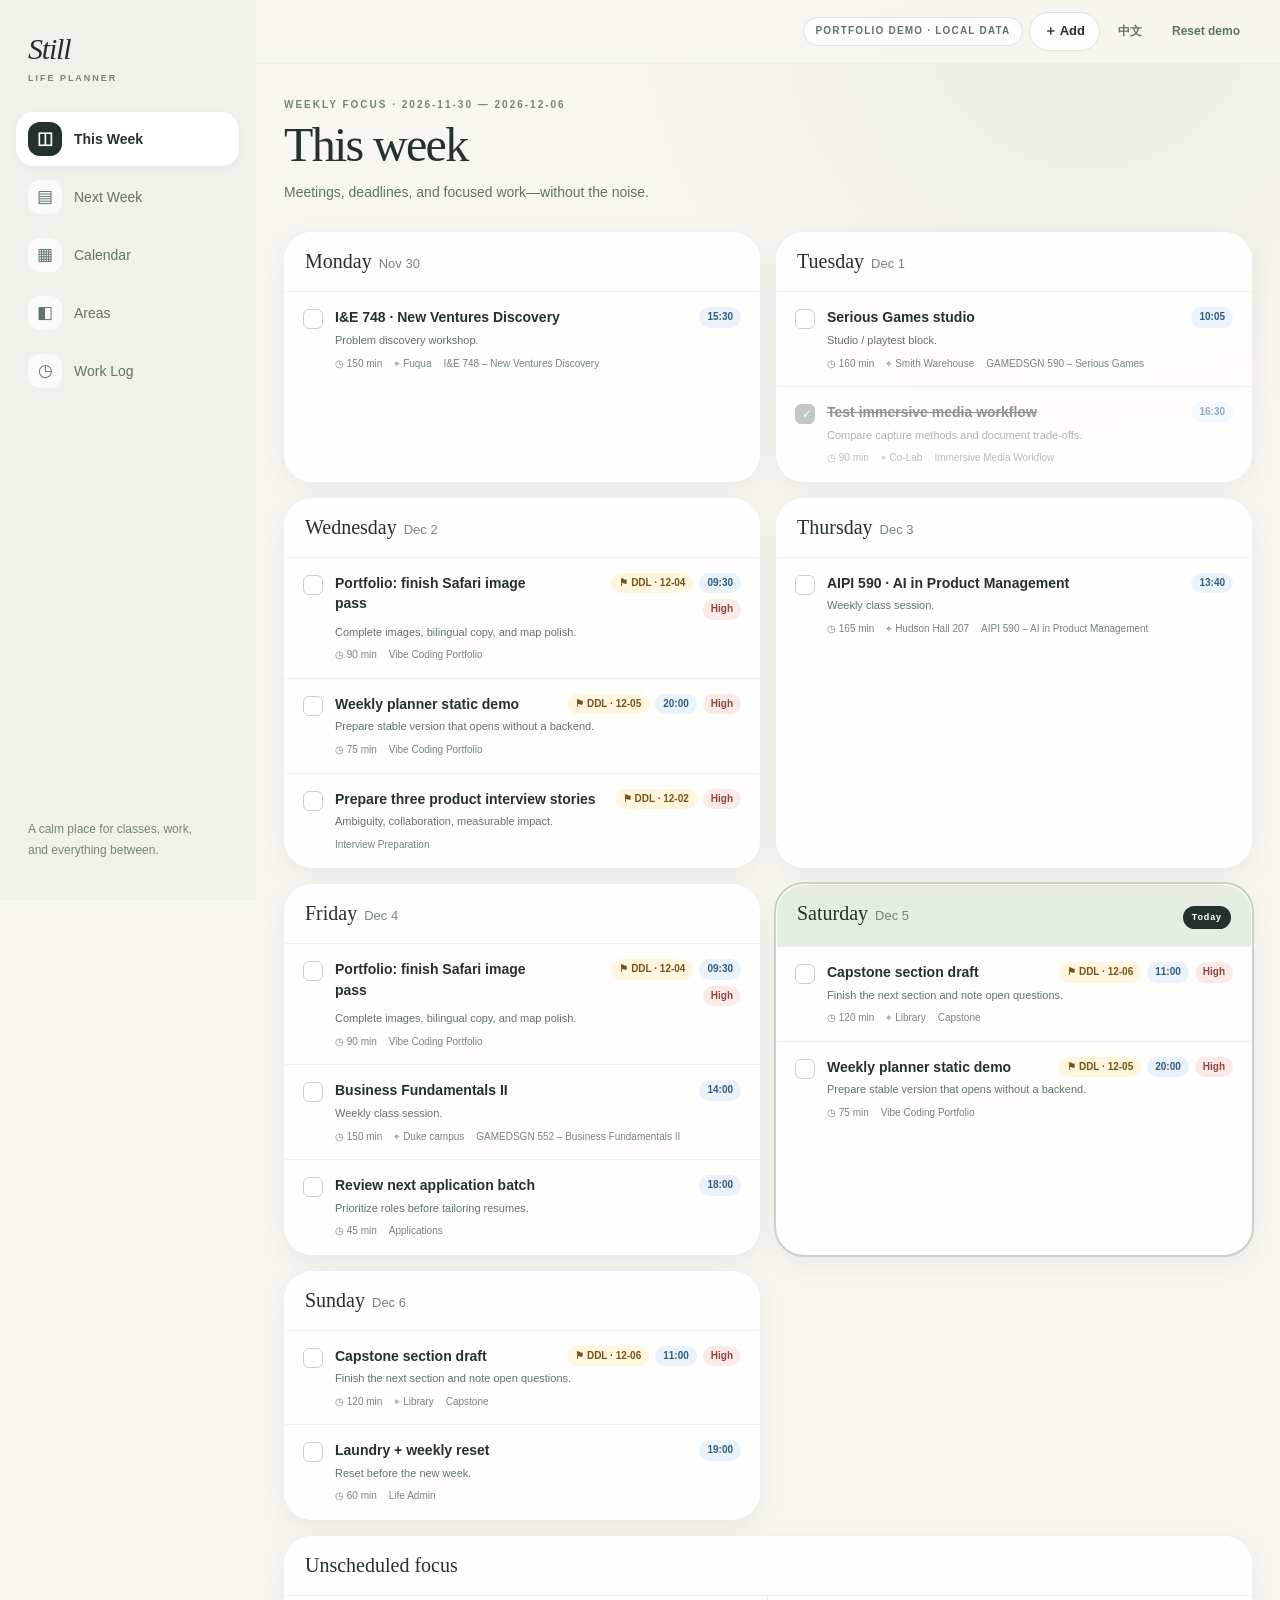
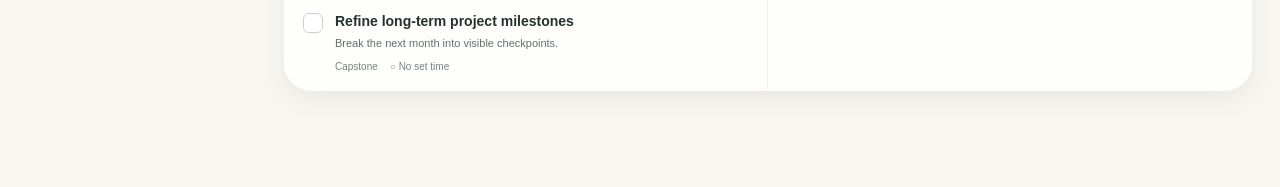
<file: index.html>
<!doctype html>
<html lang="en">
<head>
  <meta charset="utf-8" />
  <meta name="viewport" content="width=device-width,initial-scale=1" />
  <meta name="description" content="Still — a calm weekly operating system for multiple long-term commitments." />
  <title>Still — Weekly Operating System</title>
  <link rel="stylesheet" href="styles.css" />
</head>
<body>
  <div class="app-shell">
    <aside class="sidebar" aria-label="Main navigation">
      <button class="brand" data-view="this-week" aria-label="Still home">
        <span class="brand-name">Still</span>
        <span class="brand-sub">LIFE PLANNER</span>
      </button>
      <nav class="nav" id="nav"></nav>
      <p class="sidebar-note">A calm place for classes, work, and everything between.</p>
    </aside>

    <div class="workspace">
      <header class="topbar">
        <div class="mobile-brand"><span>Still</span></div>
        <div class="topbar-actions">
          <span class="demo-badge">PORTFOLIO DEMO · LOCAL DATA</span>
          <button class="ghost-button" id="quickAddButton">＋ <span data-i18n="add">Add</span></button>
          <button class="text-button" id="languageButton">中文</button>
          <button class="text-button" id="resetButton" data-i18n="reset">Reset demo</button>
        </div>
      </header>

      <main id="main" class="main"></main>
    </div>
  </div>

  <div id="modalRoot"></div>
  <div id="toast" class="toast" role="status" aria-live="polite"></div>

  <script src="data.js"></script>
  <script src="script.js"></script>
</body>
</html>
</file>
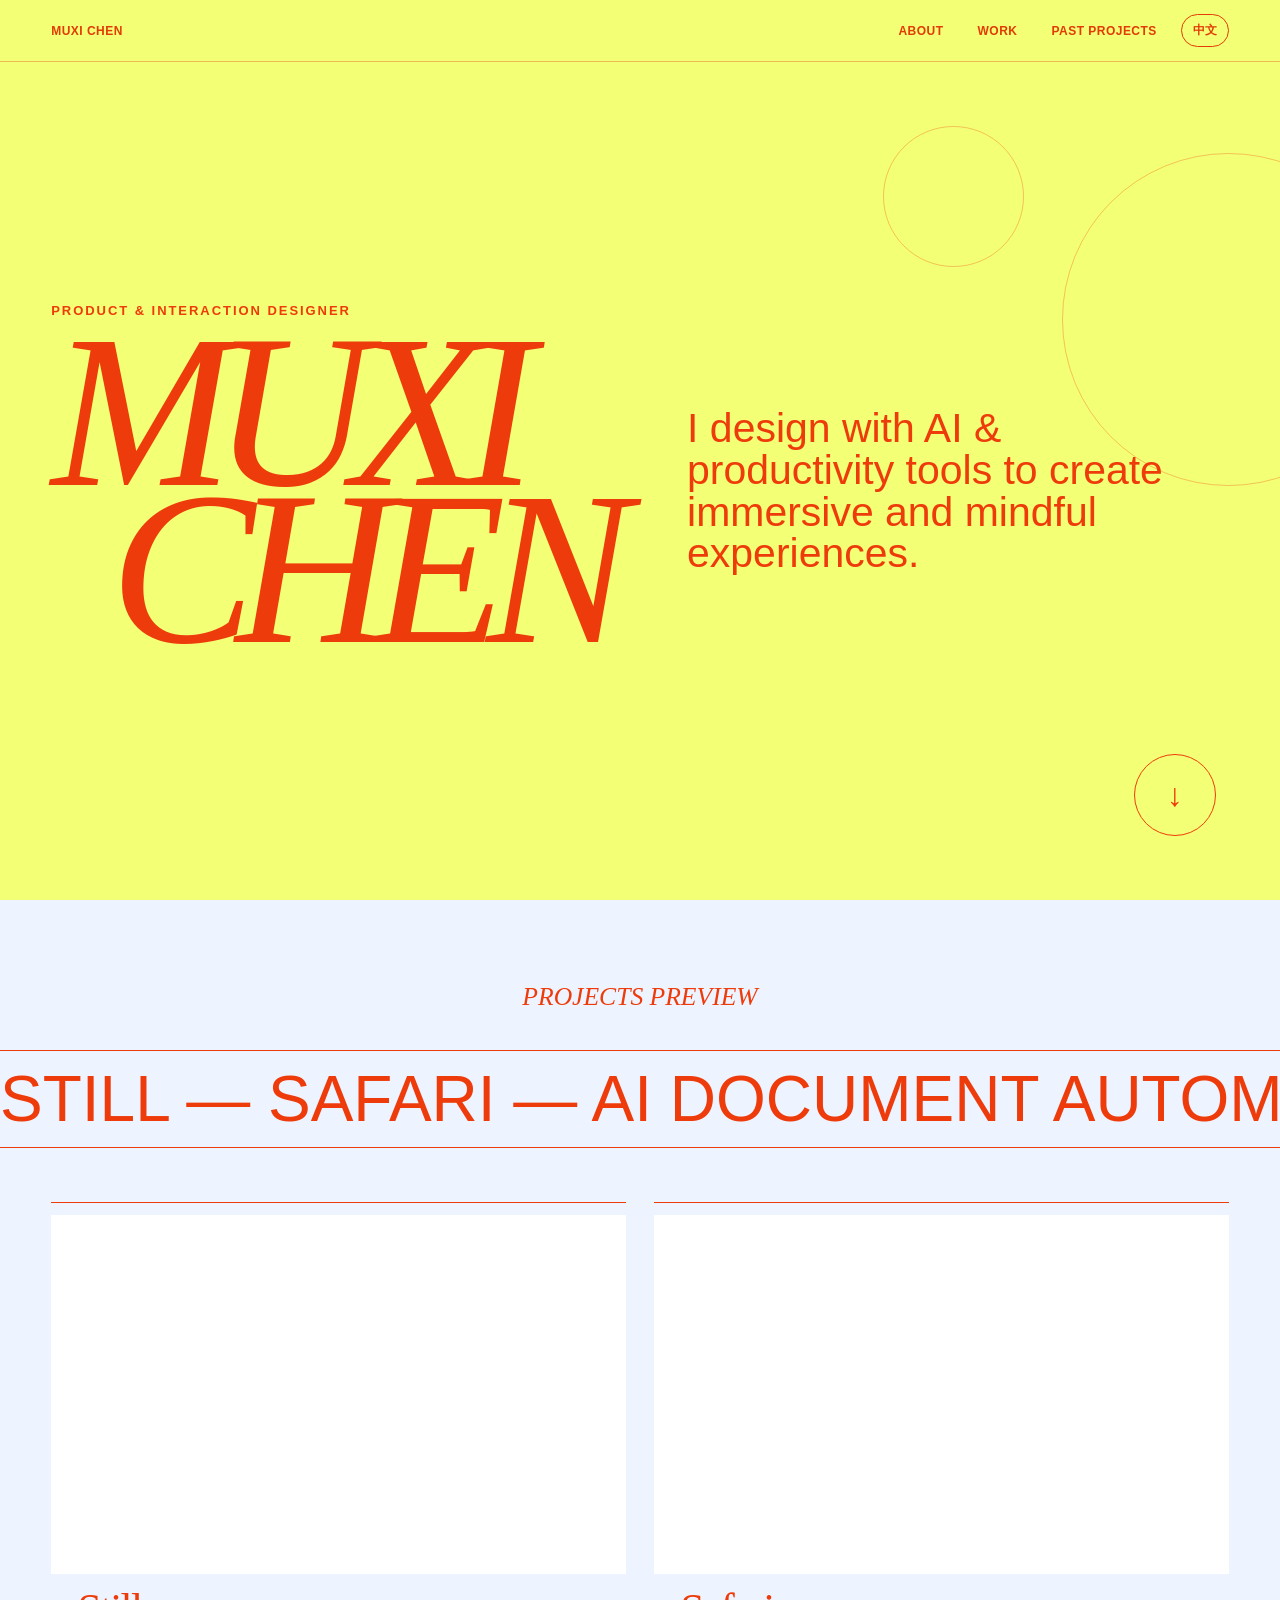
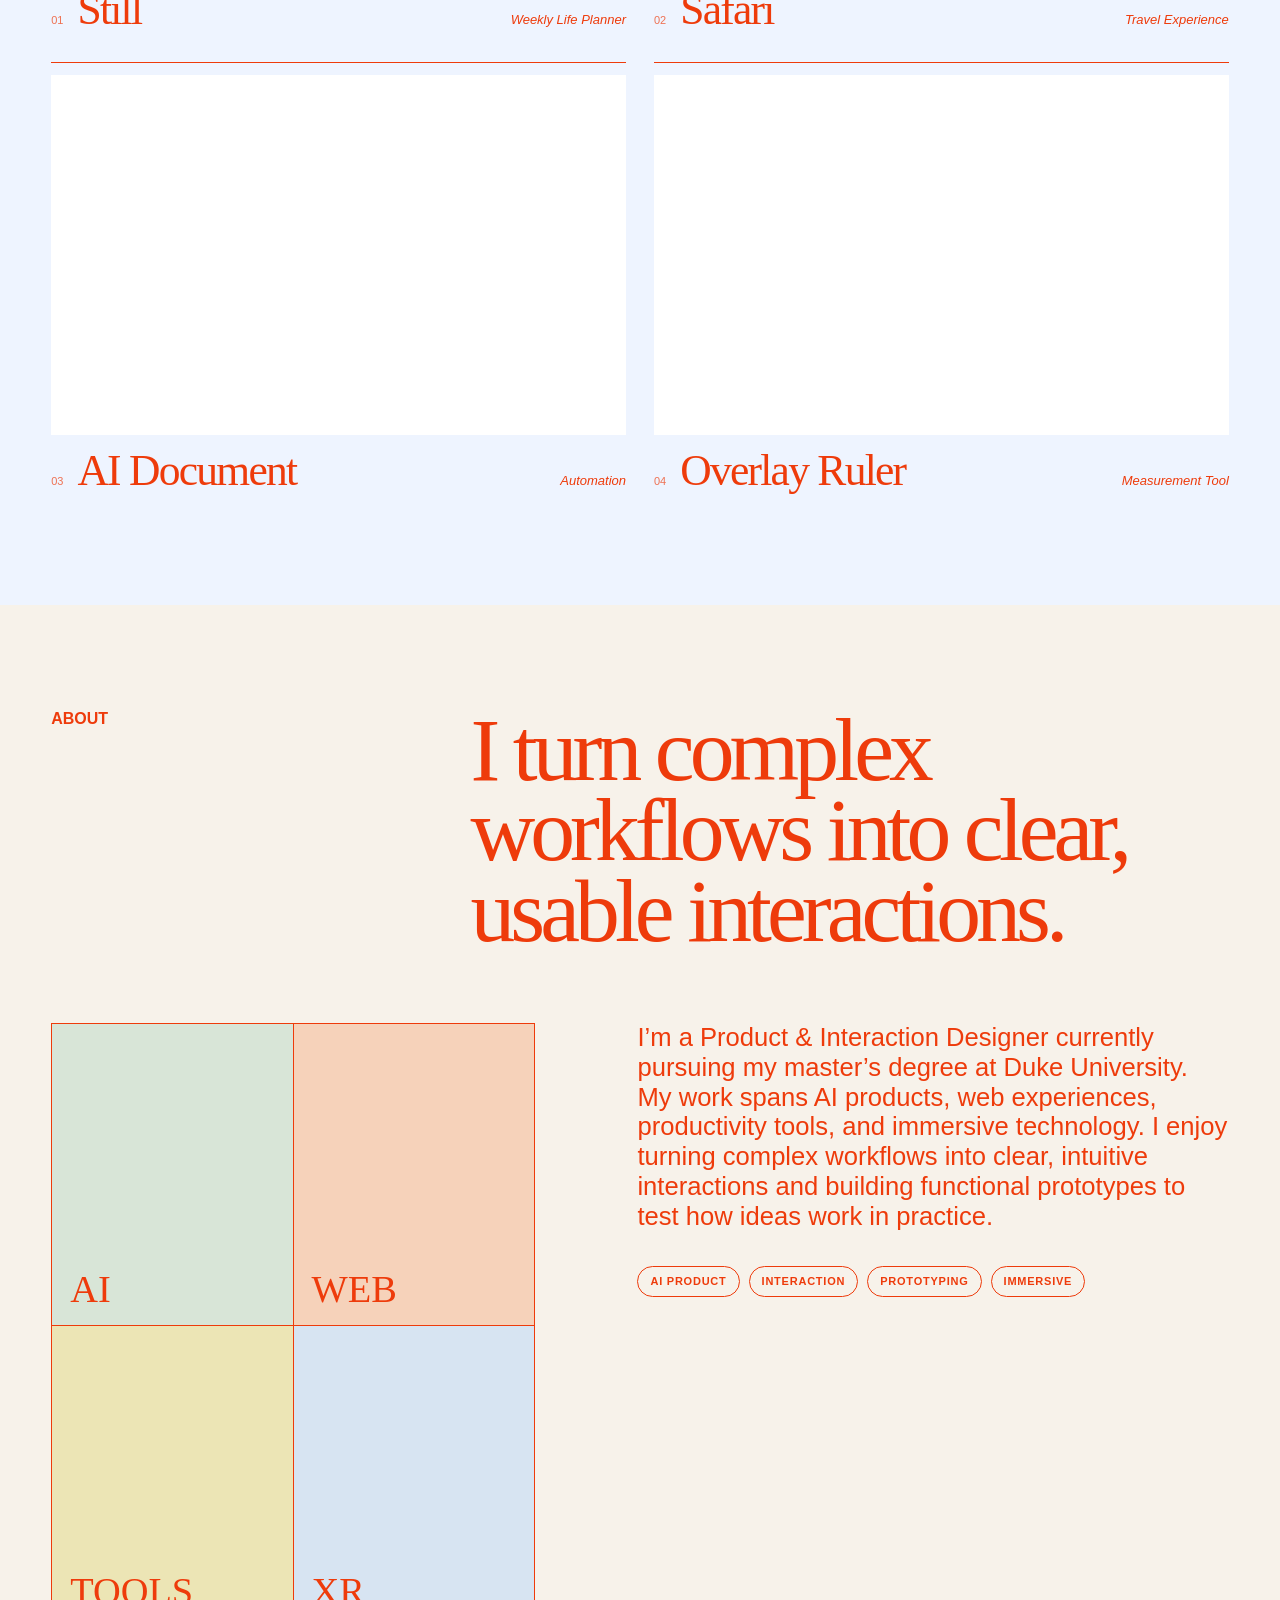
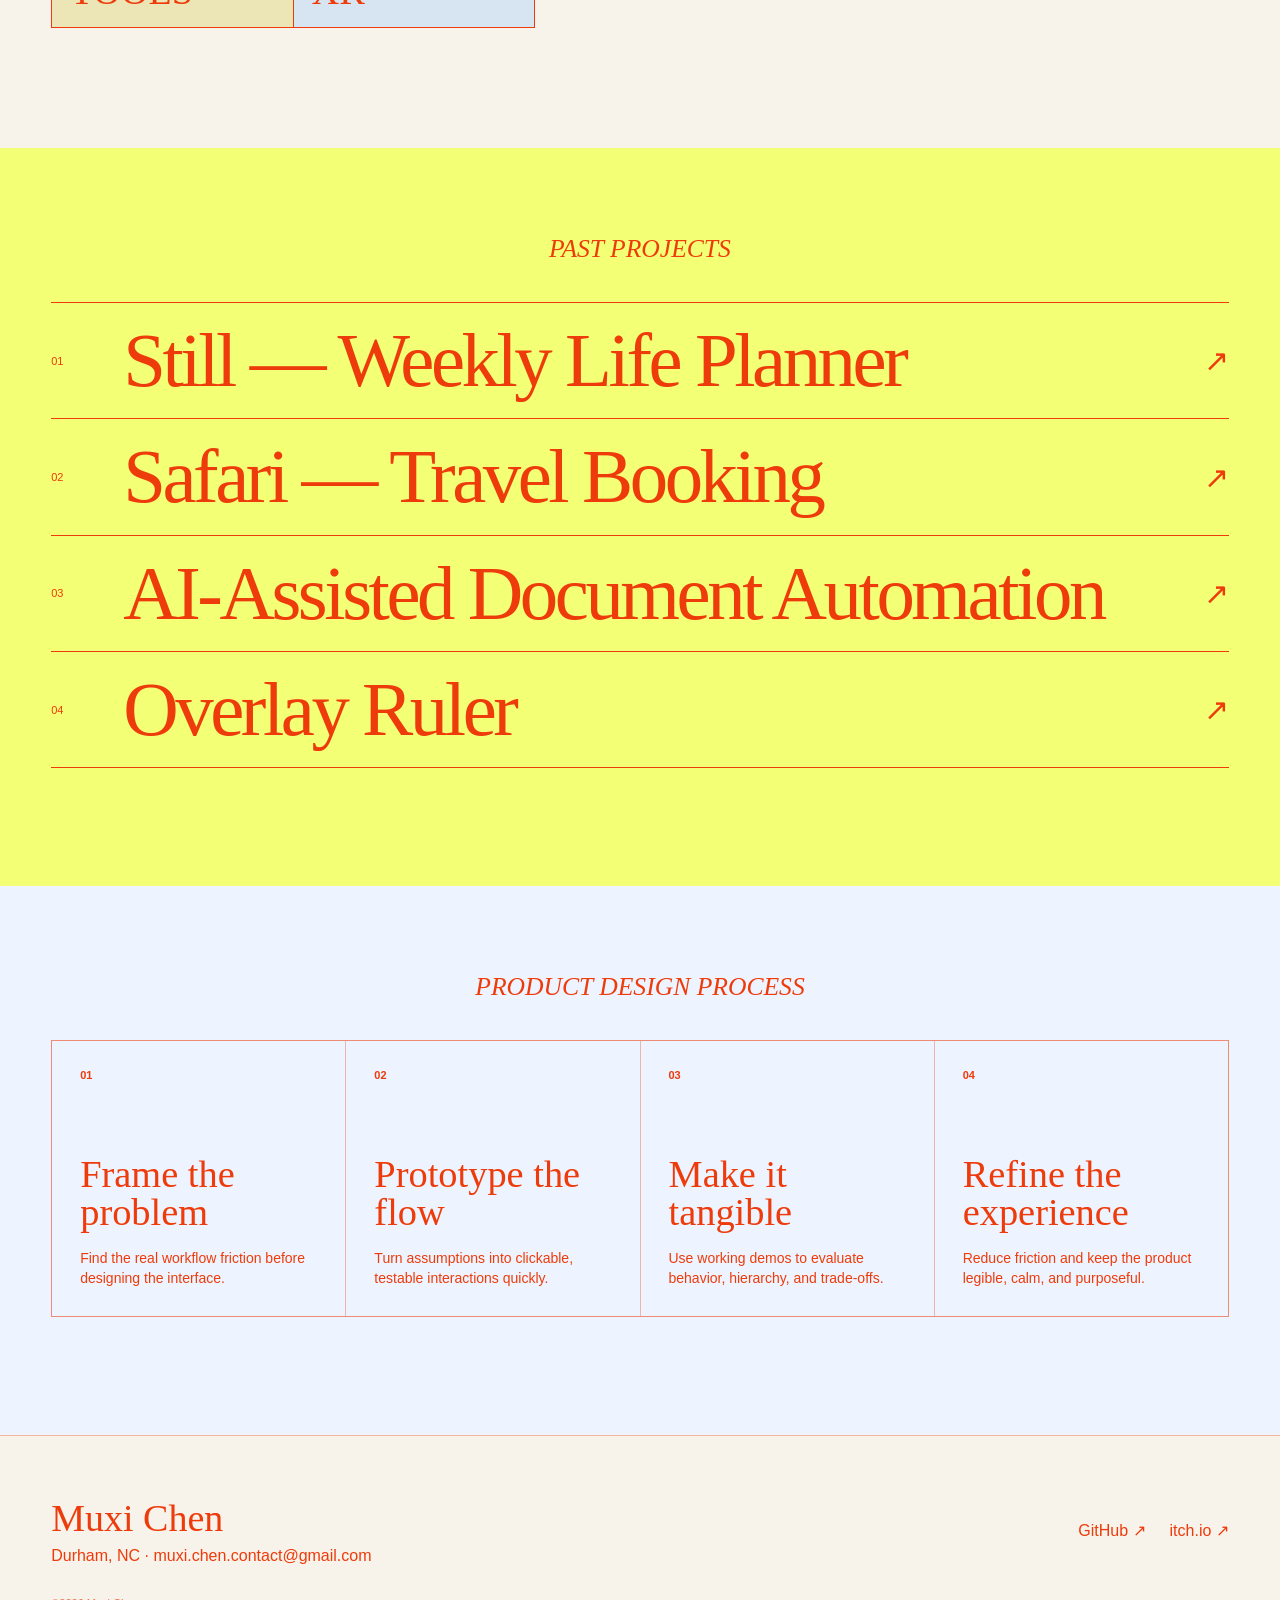
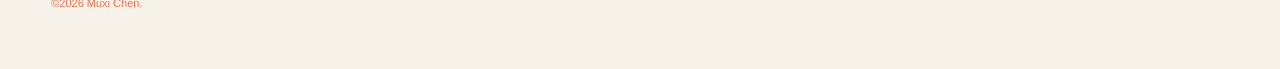
<file: portfolio-cn/index.html>
<!doctype html>
<html lang="en">
<head>
<meta charset="utf-8"><meta name="viewport" content="width=device-width,initial-scale=1">
<title>Muxi Chen — Product & Interaction Designer</title>
<meta name="description" content="Muxi Chen — Product & Interaction Designer portfolio">
<style>
:root{--red:#ee3b0b;--yellow:#f3ff75;--blue:#eef4ff;--cream:#f7f2ea;--ink:#1f241f;--line:rgba(238,59,11,.34);--serif:Georgia,'Times New Roman',serif;--sans:Arial,Helvetica,sans-serif}
*{box-sizing:border-box}html{scroll-behavior:smooth}body{margin:0;background:var(--cream);font-family:var(--sans);color:var(--ink);overflow-x:hidden}a{color:inherit;text-decoration:none}.progress{position:fixed;z-index:120;left:0;top:0;height:3px;width:0;background:var(--red)}
header{position:fixed;z-index:100;left:0;right:0;top:0;height:62px;padding:0 4vw;display:grid;grid-template-columns:1fr auto auto;align-items:center;color:var(--red);border-bottom:1px solid var(--line);font-size:12px;font-weight:800;letter-spacing:.04em;mix-blend-mode:multiply}header nav{display:flex;gap:34px}header nav a{position:relative}header nav a:after{content:"";position:absolute;left:0;bottom:-5px;width:100%;height:1px;background:currentColor;transform:scaleX(0);transform-origin:right;transition:.3s}header nav a:hover:after{transform:scaleX(1);transform-origin:left}.lang{margin-left:24px;border:1px solid currentColor;color:inherit;background:transparent;border-radius:99px;padding:7px 11px;font:inherit;cursor:pointer}
section{position:relative}.yellow{background:var(--yellow);color:var(--red)}.blue{background:var(--blue);color:var(--red)}.cream{background:var(--cream);color:var(--red)}
.hero{min-height:100svh;padding:110px 4vw 60px;display:grid;grid-template-columns:1.08fr .92fr;align-content:center;overflow:hidden}.kicker{grid-column:1/-1;font-size:13px;font-weight:800;letter-spacing:.15em;margin-bottom:16px}.hero h1{grid-column:1;margin:0;font-family:var(--serif);font-style:italic;font-weight:400;font-size:clamp(95px,17vw,260px);line-height:.72;letter-spacing:-.09em}.hero h1 span{display:block}.hero h1 span+span{padding-left:.27em}.hero p{grid-column:2;align-self:end;margin:0 0 8vh;max-width:530px;font-size:clamp(26px,3.2vw,52px);line-height:1.02}.scroll{position:absolute;right:5vw;bottom:5vw;width:82px;height:82px;border:1px solid currentColor;border-radius:50%;display:grid;place-items:center;font-size:32px;transition:.25s}.scroll:hover{background:var(--red);color:var(--yellow);transform:rotate(-12deg)}.orb{position:absolute;border:1px solid rgba(238,59,11,.3);border-radius:50%;pointer-events:none;animation:float 9s ease-in-out infinite}.o1{width:26vw;height:26vw;right:-9vw;top:17vh}.o2{width:11vw;height:11vw;right:20vw;top:14vh;animation-delay:-4s}@keyframes float{50%{transform:translateY(28px) rotate(9deg)}}
.work{padding:82px 4vw 110px}.label{text-align:center;font-family:var(--serif);font-style:italic;font-size:clamp(21px,2vw,32px);margin-bottom:38px}.marquee{margin:0 -4vw 54px;white-space:nowrap;overflow:hidden;border-top:1px solid currentColor;border-bottom:1px solid currentColor}.track{display:flex;width:max-content;animation:marquee 22s linear infinite}.track span{font-size:clamp(34px,5vw,74px);padding:11px 0;margin-right:28px}@keyframes marquee{to{transform:translateX(-50%)}}
.grid{display:grid;grid-template-columns:repeat(2,1fr);gap:28px}.card{border-top:1px solid currentColor;padding-top:12px}.frame{position:relative;aspect-ratio:16/10;overflow:hidden;background:#fff}.frame iframe{width:144%;height:144%;border:0;transform:scale(.695);transform-origin:top left;pointer-events:none;background:white}.frame:after{content:"OPEN LIVE DEMO ↗";position:absolute;right:12px;bottom:12px;background:var(--red);color:white;border-radius:99px;padding:8px 12px;font-size:10px;font-weight:800;letter-spacing:.07em;transform:translateY(8px);opacity:0;transition:.3s}.card:hover .frame:after{transform:none;opacity:1}.card-title{display:grid;grid-template-columns:auto 1fr auto;gap:14px;align-items:baseline;padding-top:10px}.card-title span{font-size:11px;opacity:.7}.card-title h3{margin:0;font-family:var(--serif);font-size:clamp(28px,3.4vw,52px);font-weight:400;letter-spacing:-.04em}.card-title em{font-size:13px}.card a:hover .frame{box-shadow:0 14px 35px rgba(0,0,0,.08)}
.about{padding:105px 4vw 120px}.about-top{display:grid;grid-template-columns:1fr 2fr;gap:40px;align-items:start;margin-bottom:72px}.about-top h2{margin:0;font-family:var(--serif);font-weight:400;font-size:clamp(50px,7vw,108px);line-height:.9;letter-spacing:-.055em}.about-body{display:grid;grid-template-columns:.9fr 1.1fr;gap:8vw;align-items:start}.visual{aspect-ratio:4/5;border:1px solid currentColor;display:grid;grid-template-columns:1fr 1fr;grid-template-rows:1fr 1fr;gap:1px;background:currentColor;overflow:hidden}.visual div{background:var(--cream);display:flex;align-items:flex-end;padding:18px;font-family:var(--serif);font-size:clamp(24px,3vw,50px);line-height:.95}.visual div:nth-child(1){background:#d8e5d7}.visual div:nth-child(2){background:#f6d2ba}.visual div:nth-child(3){background:#ece5b5}.visual div:nth-child(4){background:#d7e4f2}.about-copy{font-size:clamp(20px,2vw,33px);line-height:1.16}.about-copy p{margin:0 0 35px}.tags{display:flex;flex-wrap:wrap;gap:9px}.tags span{border:1px solid currentColor;border-radius:99px;padding:8px 12px;font-size:11px;font-weight:800;letter-spacing:.07em}
.projects{padding:86px 4vw 118px}.list{border-top:1px solid currentColor}.row{display:grid;grid-template-columns:72px 1fr 50px;align-items:center;padding:20px 0;border-bottom:1px solid currentColor;transition:.3s}.row h3{margin:0;font-family:var(--serif);font-weight:400;font-size:clamp(40px,6vw,90px);line-height:.98;letter-spacing:-.045em}.row .n{font-size:11px}.row .a{font-size:30px;justify-self:end;transition:.3s}.row:hover{padding-left:14px;padding-right:14px;background:rgba(238,59,11,.06)}.row:hover .a{transform:translate(6px,-6px)}
.process{padding:86px 4vw 118px}.steps{display:grid;grid-template-columns:repeat(4,1fr);gap:1px;background:var(--line);border:1px solid var(--line)}.step{background:var(--blue);padding:28px;min-height:275px;display:flex;flex-direction:column}.step b{font-size:11px}.step h3{font-family:var(--serif);font-weight:400;font-size:clamp(28px,3vw,45px);line-height:1;margin:auto 0 16px}.step p{margin:0;font-size:14px;line-height:1.45;max-width:30ch}
footer{padding:60px 4vw;border-top:1px solid var(--line);display:grid;grid-template-columns:1fr auto;gap:25px}footer strong{font-family:var(--serif);font-size:38px;font-weight:400}footer p{margin:7px 0 0}.links{display:flex;gap:24px;align-items:center}.copy{grid-column:1/-1;font-size:11px;opacity:.7}
.reveal{opacity:0;transform:translateY(34px);transition:opacity .75s cubic-bezier(.2,.75,.2,1),transform .75s cubic-bezier(.2,.75,.2,1)}.reveal.show{opacity:1;transform:none}
@media(max-width:900px){header{grid-template-columns:1fr auto}header nav{display:none}.hero{grid-template-columns:1fr}.hero h1,.hero p,.kicker{grid-column:1}.hero p{margin-top:36px;max-width:88%}.grid{grid-template-columns:1fr}.about-top,.about-body{grid-template-columns:1fr}.steps{grid-template-columns:1fr 1fr}footer{grid-template-columns:1fr}}
@media(max-width:580px){header{height:58px;padding:0 18px}.hero,.work,.about,.projects,.process,footer{padding-left:18px;padding-right:18px}.hero h1{font-size:31vw}.hero p{font-size:27px}.scroll{width:62px;height:62px}.marquee{margin-left:-18px;margin-right:-18px}.row{grid-template-columns:36px 1fr 30px}.row h3{font-size:11vw}.steps{grid-template-columns:1fr}.visual{max-width:520px}.links{flex-wrap:wrap}}
@media(prefers-reduced-motion:reduce){html{scroll-behavior:auto}.track,.orb{animation:none}.reveal{opacity:1;transform:none;transition:none}}
</style>
</head>
<body>
<div class="progress"></div>
<header><a href="#top">MUXI CHEN</a><nav><a href="#about" data-t="navAbout">ABOUT</a><a href="#work" data-t="navWork">WORK</a><a href="#projects" data-t="navProjects">PAST PROJECTS</a></nav><button class="lang">中文</button></header>
<main id="top">
<section class="hero yellow"><div class="kicker reveal" data-t="kicker">PRODUCT & INTERACTION DESIGNER</div><h1 class="reveal"><span>MUXI</span><span>CHEN</span></h1><p class="reveal" data-t="hero">I design with AI & productivity tools to create immersive and mindful experiences.</p><a class="scroll" href="#work">↓</a><i class="orb o1"></i><i class="orb o2"></i></section>
<section class="work blue" id="work"><div class="label reveal" data-t="preview">PROJECTS PREVIEW</div><div class="marquee"><div class="track"><span>STILL — SAFARI — AI DOCUMENT AUTOMATION — OVERLAY RULER —</span><span>STILL — SAFARI — AI DOCUMENT AUTOMATION — OVERLAY RULER —</span></div></div><div class="grid">
<article class="card reveal"><a href="https://still-life-planner.onrender.com" target="_blank" rel="noreferrer"><div class="frame"><iframe loading="lazy" title="Still preview" src="https://still-life-planner.onrender.com"></iframe></div><div class="card-title"><span>01</span><h3>Still</h3><em data-t="still">Weekly Life Planner</em></div></a></article>
<article class="card reveal"><a href="https://savanna-safari.onrender.com" target="_blank" rel="noreferrer"><div class="frame"><iframe loading="lazy" title="Safari preview" src="https://savanna-safari.onrender.com"></iframe></div><div class="card-title"><span>02</span><h3>Safari</h3><em data-t="safari">Travel Experience</em></div></a></article>
<article class="card reveal"><a href="https://monitoring-report-generator.onrender.com" target="_blank" rel="noreferrer"><div class="frame"><iframe loading="lazy" title="Report preview" src="https://monitoring-report-generator.onrender.com"></iframe></div><div class="card-title"><span>03</span><h3>AI Document</h3><em data-t="report">Automation</em></div></a></article>
<article class="card reveal"><a href="https://overlay-ruler.onrender.com" target="_blank" rel="noreferrer"><div class="frame"><iframe loading="lazy" title="Overlay Ruler preview" src="https://overlay-ruler.onrender.com"></iframe></div><div class="card-title"><span>04</span><h3>Overlay Ruler</h3><em data-t="ruler">Measurement Tool</em></div></a></article>
</div></section>
<section class="about cream" id="about"><div class="about-top reveal"><b data-t="aboutLabel">ABOUT</b><h2 data-t="aboutTitle">I turn complex workflows into clear, usable interactions.</h2></div><div class="about-body"><div class="visual reveal"><div>AI</div><div>WEB</div><div>TOOLS</div><div>XR</div></div><div class="about-copy reveal"><p data-t="aboutCopy">I’m a Product & Interaction Designer currently pursuing my master’s degree at Duke University. My work spans AI products, web experiences, productivity tools, and immersive technology. I enjoy turning complex workflows into clear, intuitive interactions and building functional prototypes to test how ideas work in practice.</p><div class="tags"><span>AI PRODUCT</span><span>INTERACTION</span><span>PROTOTYPING</span><span>IMMERSIVE</span></div></div></div></section>
<section class="projects yellow" id="projects"><div class="label reveal" data-t="projectsLabel">PAST PROJECTS</div><div class="list"><a class="row reveal" href="https://still-life-planner.onrender.com" target="_blank"><span class="n">01</span><h3>Still — Weekly Life Planner</h3><span class="a">↗</span></a><a class="row reveal" href="https://savanna-safari.onrender.com" target="_blank"><span class="n">02</span><h3>Safari — Travel Booking</h3><span class="a">↗</span></a><a class="row reveal" href="https://monitoring-report-generator.onrender.com" target="_blank"><span class="n">03</span><h3>AI-Assisted Document Automation</h3><span class="a">↗</span></a><a class="row reveal" href="https://overlay-ruler.onrender.com" target="_blank"><span class="n">04</span><h3>Overlay Ruler</h3><span class="a">↗</span></a></div></section>
<section class="process blue"><div class="label reveal" data-t="process">PRODUCT DESIGN PROCESS</div><div class="steps"><div class="step reveal"><b>01</b><h3 data-t="p1t">Frame the problem</h3><p data-t="p1c">Find the real workflow friction before designing the interface.</p></div><div class="step reveal"><b>02</b><h3 data-t="p2t">Prototype the flow</h3><p data-t="p2c">Turn assumptions into clickable, testable interactions quickly.</p></div><div class="step reveal"><b>03</b><h3 data-t="p3t">Make it tangible</h3><p data-t="p3c">Use working demos to evaluate behavior, hierarchy, and trade-offs.</p></div><div class="step reveal"><b>04</b><h3 data-t="p4t">Refine the experience</h3><p data-t="p4c">Reduce friction and keep the product legible, calm, and purposeful.</p></div></div></section>
</main>
<footer class="cream"><div><strong>Muxi Chen</strong><p>Durham, NC · muxi.chen.contact@gmail.com</p></div><div class="links"><a href="https://github.com/Muuuxi" target="_blank">GitHub ↗</a><a href="https://waterdu.itch.io" target="_blank">itch.io ↗</a></div><p class="copy">©2026 Muxi Chen.</p></footer>
<script>
const T={en:{navAbout:'ABOUT',navWork:'WORK',navProjects:'PAST PROJECTS',kicker:'PRODUCT & INTERACTION DESIGNER',hero:'I design with AI & productivity tools to create immersive and mindful experiences.',preview:'PROJECTS PREVIEW',still:'Weekly Life Planner',safari:'Travel Experience',report:'Automation',ruler:'Measurement Tool',aboutLabel:'ABOUT',aboutTitle:'I turn complex workflows into clear, usable interactions.',aboutCopy:'I’m a Product & Interaction Designer currently pursuing my master’s degree at Duke University. My work spans AI products, web experiences, productivity tools, and immersive technology. I enjoy turning complex workflows into clear, intuitive interactions and building functional prototypes to test how ideas work in practice.',projectsLabel:'PAST PROJECTS',process:'PRODUCT DESIGN PROCESS',p1t:'Frame the problem',p1c:'Find the real workflow friction before designing the interface.',p2t:'Prototype the flow',p2c:'Turn assumptions into clickable, testable interactions quickly.',p3t:'Make it tangible',p3c:'Use working demos to evaluate behavior, hierarchy, and trade-offs.',p4t:'Refine the experience',p4c:'Reduce friction and keep the product legible, calm, and purposeful.'},zh:{navAbout:'关于',navWork:'作品',navProjects:'项目',kicker:'产品与交互设计师',hero:'我使用 AI 与生产力工具，设计更沉浸、更清晰、也更有节奏感的数字体验。',preview:'项目预览',still:'平静的周计划工具',safari:'旅行探索体验',report:'文档自动化',ruler:'跨应用测量工具',aboutLabel:'关于',aboutTitle:'把复杂工作流，转化成清晰、可用的交互。',aboutCopy:'我是一名产品与交互设计师，目前在杜克大学攻读硕士。我的项目涉及 AI 产品、网页体验、生产力工具与沉浸式技术。我喜欢梳理复杂工作流，把它们转化成直观的交互，并通过可运行原型快速验证想法。',projectsLabel:'过往项目',process:'产品设计过程',p1t:'定义问题',p1c:'在设计界面之前，先找到工作流里真正的摩擦点。',p2t:'快速原型',p2c:'把假设迅速转化成可点击、可测试的交互。',p3t:'做成可运行体验',p3c:'用真实 Demo 检验行为、层级与取舍。',p4t:'持续打磨',p4c:'降低摩擦，让产品保持清晰、克制、有目的。'}};let lang='en';document.querySelector('.lang').onclick=()=>{lang=lang==='en'?'zh':'en';document.documentElement.lang=lang==='en'?'en':'zh-CN';document.querySelectorAll('[data-t]').forEach(e=>e.textContent=T[lang][e.dataset.t]);document.querySelector('.lang').textContent=lang==='en'?'中文':'EN'};
const io=new IntersectionObserver(es=>es.forEach(e=>{if(e.isIntersecting){e.target.classList.add('show');io.unobserve(e.target)}}),{threshold:.12});document.querySelectorAll('.reveal').forEach(e=>io.observe(e));const bar=document.querySelector('.progress');addEventListener('scroll',()=>{const m=document.documentElement.scrollHeight-innerHeight;bar.style.width=(m?scrollY/m*100:0)+'%'},{passive:true});
</script>
</body></html>
</file>
<file: styles.css>
:root{
  --ink:#24312c;--sage-900:#33463d;--sage-800:#496052;--sage-700:#607468;--sage-600:#74867b;--sage-500:#84968a;--sage-300:#c7d1c8;--sage-200:#dbe2dc;--sage-100:#eaf0ea;--sage-50:#f3f6f1;
  --cream:#f8f6f0;--paper:#fffdfa;--amber:#9a661d;--amber-bg:#fff6dd;--blue:#315d84;--blue-bg:#eaf3fb;--green:#32694d;--green-bg:#e7f3ea;--red:#8e4842;
  --shadow:0 16px 45px rgba(45,60,50,.09);--shadow-sm:0 8px 24px rgba(45,60,50,.07);--radius:28px;
}
*{box-sizing:border-box}html{scroll-behavior:smooth}body{margin:0;color:var(--ink);background:radial-gradient(circle at 85% 0%,rgba(210,222,209,.38),transparent 28rem),var(--cream);font-family:Inter,ui-sans-serif,-apple-system,BlinkMacSystemFont,"Segoe UI",sans-serif;line-height:1.45}button,input,textarea,select{font:inherit;color:inherit}button{cursor:pointer}.app-shell{min-height:100vh}.sidebar{position:fixed;z-index:50;inset:0 auto 0 0;width:256px;border-right:1px solid var(--sage-100);background:rgba(238,241,235,.92);backdrop-filter:blur(18px);padding:0 16px}.brand{display:flex;height:112px;width:100%;flex-direction:column;align-items:flex-start;justify-content:center;border:0;background:transparent;text-align:left;padding:0 12px}.brand-name{font-family:Georgia,"Times New Roman",serif;font-size:30px;font-style:italic;letter-spacing:-.04em}.brand-sub{margin-top:1px;font-size:9px;font-weight:800;letter-spacing:.22em;color:var(--sage-600)}.nav{display:flex;flex-direction:column;gap:4px}.nav-button{display:flex;align-items:center;gap:12px;width:100%;border:0;border-radius:18px;background:transparent;padding:10px 12px;text-align:left;font-size:14px;color:var(--sage-700);transition:.18s}.nav-button:hover{background:rgba(255,255,255,.65)}.nav-button.active{background:#fff;color:var(--ink);font-weight:700;box-shadow:0 2px 10px rgba(45,60,50,.04)}.nav-icon{display:grid;place-items:center;width:34px;height:34px;border-radius:12px;background:rgba(255,255,255,.68);font-size:17px}.nav-button.active .nav-icon{background:var(--ink);color:#fff}.sidebar-note{position:absolute;bottom:28px;left:28px;max-width:165px;color:var(--sage-600);font-size:12px;line-height:1.7}.workspace{min-height:100vh;margin-left:256px}.topbar{position:sticky;top:0;z-index:40;display:flex;align-items:center;justify-content:flex-end;min-height:64px;border-bottom:1px solid rgba(234,240,234,.8);background:rgba(248,246,240,.88);backdrop-filter:blur(18px);padding:10px 28px}.topbar-actions{display:flex;align-items:center;gap:6px;flex-wrap:wrap;justify-content:flex-end}.demo-badge{display:inline-flex;border:1px solid var(--sage-200);border-radius:999px;background:rgba(255,255,255,.74);padding:6px 11px;font-size:10px;font-weight:800;letter-spacing:.12em;color:var(--sage-700)}.ghost-button,.text-button,.soft-button,.primary-button,.icon-button{border:0;transition:.18s}.ghost-button,.soft-button{border:1px solid var(--sage-200);border-radius:999px;background:rgba(255,255,255,.86);padding:9px 14px;font-size:13px;font-weight:700}.ghost-button:hover,.soft-button:hover{background:var(--sage-50);transform:translateY(-1px)}.text-button{border-radius:999px;background:transparent;padding:9px 12px;font-size:12px;font-weight:700;color:var(--sage-700)}.text-button:hover{background:#fff}.primary-button{display:inline-flex;align-items:center;justify-content:center;border-radius:999px;background:var(--ink);padding:11px 18px;color:#fff;font-size:14px;font-weight:750}.primary-button:hover{background:var(--sage-800);transform:translateY(-1px)}.icon-button{display:grid;place-items:center;width:38px;height:38px;border-radius:12px;background:transparent;color:var(--sage-700)}.icon-button:hover{background:var(--sage-50)}.main{max-width:1472px;margin:0 auto;padding:26px 28px 96px}.page-heading{display:flex;justify-content:space-between;gap:30px;align-items:flex-end;margin:8px 0 28px}.eyebrow{margin:0 0 8px;font-size:10px;font-weight:800;letter-spacing:.2em;color:var(--sage-600);text-transform:uppercase}.page-title{margin:0;font:500 48px/1 Georgia,"Times New Roman",serif;letter-spacing:-.035em}.page-description{max-width:680px;margin:12px 0 0;color:var(--sage-700);font-size:14px;line-height:1.7}.heading-aside{flex:0 0 auto}.stat-pill{border-radius:18px;background:var(--ink);padding:12px 18px;color:#fff}.stat-pill strong{font-size:25px}.stat-pill span{margin-left:5px;font-size:11px;color:#dbe6dd}.card{border:1px solid rgba(255,255,255,.9);border-radius:var(--radius);background:rgba(255,255,255,.82);box-shadow:var(--shadow-sm);backdrop-filter:blur(4px)}.agenda-grid{display:grid;grid-template-columns:repeat(2,minmax(0,1fr));gap:16px}.agenda-day{overflow:hidden}.agenda-day.today{outline:2px solid var(--sage-300)}.agenda-header{display:flex;align-items:baseline;justify-content:space-between;border-bottom:1px solid var(--sage-100);padding:17px 20px;background:rgba(255,255,255,.45)}.agenda-day.today .agenda-header{background:#e5ede3}.agenda-header strong{font:500 20px Georgia,"Times New Roman",serif}.agenda-header span{margin-left:7px;font-size:13px;color:var(--sage-600)}.today-badge{border-radius:999px;background:var(--ink);padding:5px 9px;color:#fff!important;font-size:9px!important;font-weight:800;letter-spacing:.1em}.agenda-list{display:flex;flex-direction:column}.agenda-empty{padding:34px 20px;text-align:center;color:var(--sage-500);font-size:13px}.agenda-row{display:flex;gap:12px;border:0;border-bottom:1px solid var(--sage-100);background:transparent;padding:15px 18px;text-align:left;width:100%}.agenda-row:last-child{border-bottom:0}.agenda-row:hover{background:rgba(255,255,255,.68)}.agenda-row.done{opacity:.52}.check{display:grid;flex:0 0 20px;place-items:center;width:20px;height:20px;margin-top:2px;border:1px solid var(--sage-300);border-radius:6px;background:#fff;font-size:12px}.check.checked{border-color:var(--sage-500);background:var(--sage-500);color:#fff}.agenda-content{min-width:0;flex:1}.agenda-title-line{display:flex;justify-content:space-between;gap:10px}.agenda-title{font-size:14px;font-weight:700}.done .agenda-title{text-decoration:line-through}.badges{display:flex;gap:6px;flex-wrap:wrap;justify-content:flex-end}.badge{border-radius:999px;padding:3px 8px;font-size:10px;font-weight:750;white-space:nowrap}.badge.deadline{background:var(--amber-bg);color:#795419}.badge.time{background:var(--blue-bg);color:var(--blue)}.badge.priority-high{background:#f9eae8;color:#8d4540}.agenda-notes{display:-webkit-box;overflow:hidden;margin:4px 0 0;color:var(--sage-700);font-size:11px;line-height:1.6;-webkit-line-clamp:2;-webkit-box-orient:vertical}.meta{display:flex;flex-wrap:wrap;gap:12px;margin-top:7px;color:var(--sage-600);font-size:10px}.undated-card{grid-column:1/-1;overflow:hidden}.undated-card .agenda-list{display:grid;grid-template-columns:repeat(2,minmax(0,1fr))}.undated-card .agenda-row:nth-child(odd){border-right:1px solid var(--sage-100)}
.calendar-toolbar{display:flex;align-items:center;justify-content:space-between;gap:12px;margin-bottom:14px}.calendar-nav{display:flex;align-items:center;gap:8px}.calendar-range{font-size:13px;color:var(--sage-700)}.calendar-shell{overflow-x:auto;border:1px solid #fff;border-radius:26px;background:rgba(255,255,255,.88);box-shadow:var(--shadow)}.calendar-canvas{min-width:1120px}.calendar-grid{display:grid;grid-template-columns:72px repeat(7,minmax(0,1fr))}.calendar-header{position:sticky;top:0;z-index:10;border-bottom:1px solid var(--sage-200);background:rgba(255,255,255,.97)}.calendar-header .day-head{border-right:1px solid var(--sage-100);padding:13px 8px;text-align:center}.calendar-header .day-head.today{background:#e7eee5}.day-head small{font-size:11px;color:var(--sage-600)}.day-head strong{margin-left:7px;font-size:15px}.day-head.today strong{border-radius:999px;background:var(--ink);padding:5px 8px;color:#fff}.all-day-row{border-bottom:1px solid var(--sage-200);background:#f6f5ef}.all-day-label{border-right:1px solid var(--sage-200);padding:11px 7px;font-size:9px;font-weight:800;letter-spacing:.08em;color:var(--sage-600)}.all-day-cell{min-height:72px;border-right:1px solid var(--sage-100);padding:6px}.deadline-chip{display:block;width:100%;border:1px solid #ecd7ac;border-radius:10px;background:var(--amber-bg);padding:6px 7px;text-align:left;color:#72511d;font-size:10px;line-height:1.25}.time-axis{position:relative;height:1152px;border-right:1px solid var(--sage-200);background:#fff}.time-label{position:absolute;right:8px;transform:translateY(-50%);font-size:9px;color:var(--sage-500)}.timeline-day{position:relative;height:1152px;border-right:1px solid var(--sage-100);background-image:repeating-linear-gradient(to bottom,transparent 0,transparent 35px,#eef2ee 36px,transparent 37px,transparent 71px,#dfe7e0 72px)}.timeline-day.today{background-color:rgba(243,246,241,.45)}.slot{position:absolute;left:0;right:0;height:36px;border:0;background:transparent}.slot:hover{background:rgba(219,226,220,.3)}.event-card{position:absolute;left:5px;right:5px;z-index:4;overflow:hidden;border:1px solid #bcd2e2;border-radius:11px;background:#dfeefa;padding:6px 7px;text-align:left;color:#254e6d;box-shadow:0 2px 7px rgba(45,60,50,.06)}.event-card.class-event{border-color:#a8cbb4;background:#e0f0e4;color:#2c6548}.event-card.done{opacity:.5}.event-card strong{display:block;overflow:hidden;text-overflow:ellipsis;white-space:nowrap;font-size:10px}.event-card span{display:block;margin-top:2px;font-size:9px;opacity:.8}.event-card .event-location{overflow:hidden;text-overflow:ellipsis;white-space:nowrap}
.areas-stack{display:flex;flex-direction:column;gap:20px}.area-card{overflow:hidden;border:1px solid var(--sage-200);border-left:5px solid var(--accent);border-radius:30px;background:rgba(234,240,234,.4);box-shadow:var(--shadow-sm)}.area-header{display:flex;align-items:center;justify-content:space-between;gap:20px;padding:20px 24px}.area-title-wrap{display:flex;align-items:center;gap:12px}.collapse-button{border:0;background:transparent;color:var(--sage-700);font-size:18px}.level-label{margin:0;color:var(--sage-600);font-size:9px;font-weight:800;letter-spacing:.2em}.area-title{margin:2px 0 0;font:500 36px Georgia,"Times New Roman",serif;letter-spacing:-.03em}.area-count{border-radius:999px;background:rgba(255,255,255,.72);padding:5px 9px;color:var(--sage-700);font-size:10px}.area-projects{display:flex;flex-direction:column;gap:11px;border-top:1px solid rgba(199,209,200,.7);background:rgba(255,255,255,.4);padding:16px 20px 20px}.project-card{overflow:hidden;border:1px solid var(--sage-200);border-radius:19px;background:rgba(255,255,255,.92);box-shadow:0 2px 8px rgba(45,60,50,.04)}.project-header{display:flex;align-items:center;gap:12px;padding:13px 15px;background:rgba(243,246,241,.7)}.project-main{min-width:0;flex:1}.project-name{overflow:hidden;margin:1px 0 0;text-overflow:ellipsis;white-space:nowrap;font:500 18px Georgia,"Times New Roman",serif}.project-progress-wrap{display:flex;align-items:center;gap:8px;min-width:160px}.progress-track{height:7px;flex:1;overflow:hidden;border-radius:999px;background:var(--sage-100)}.progress-fill{height:100%;border-radius:999px;background:var(--sage-600)}.progress-number{width:34px;text-align:right;color:var(--sage-600);font-size:10px;font-weight:700}.project-items{border-top:1px solid var(--sage-100);padding-left:20px}.project-item{display:flex;align-items:center;gap:10px;border-bottom:1px solid var(--sage-100);padding:11px 13px 11px 4px}.project-item:last-child{border-bottom:0}.project-item-title{min-width:0;flex:1;font-size:12px}.project-item-title.done{text-decoration:line-through;color:var(--sage-500)}.project-item-meta{color:var(--sage-500);font-size:10px}.empty-project{padding:16px;color:var(--sage-500);font-size:11px}
.work-form{display:grid;grid-template-columns:1fr 1fr;gap:14px;margin-bottom:20px;padding:20px}.field-label{display:block;font-size:12px;font-weight:700}.field-label span{display:block;margin-bottom:6px}.field{width:100%;border:1px solid var(--sage-200);border-radius:12px;background:rgba(255,255,255,.94);padding:10px 11px;font-size:13px;outline:none}.field:focus{border-color:var(--sage-500);box-shadow:0 0 0 3px var(--sage-100)}textarea.field{resize:vertical;min-height:86px}.span-2{grid-column:1/-1}.work-list{overflow:hidden}.work-row{display:flex;justify-content:space-between;gap:20px;border-bottom:1px solid var(--sage-100);padding:15px 17px}.work-row:last-child{border-bottom:0}.work-row p{margin:0;font-size:12px}.work-row small{display:block;margin-top:4px;color:var(--sage-600)}.work-hours{flex:0 0 auto;font-size:13px}
.modal-backdrop{position:fixed;z-index:100;inset:0;display:flex;align-items:center;justify-content:center;background:rgba(36,49,44,.3);backdrop-filter:blur(5px);padding:20px}.modal{max-height:94vh;width:min(610px,100%);overflow:auto;border-radius:30px;background:var(--cream);padding:25px;box-shadow:0 30px 90px rgba(36,49,44,.25)}.modal-header{display:flex;align-items:flex-start;justify-content:space-between;gap:20px;margin-bottom:18px}.modal-header h2{margin:3px 0 0;font:500 28px Georgia,"Times New Roman",serif}.modal-grid{display:grid;grid-template-columns:1fr 1fr;gap:13px}.modal-actions{display:flex;align-items:center;justify-content:space-between;gap:10px;margin-top:18px}.danger-button{border:0;border-radius:999px;background:transparent;padding:10px 12px;color:var(--red);font-size:12px}.danger-button:hover{background:#fbeeed}.toast{position:fixed;z-index:200;right:24px;bottom:24px;transform:translateY(16px);opacity:0;border-radius:14px;background:var(--ink);padding:11px 15px;color:#fff;font-size:12px;box-shadow:var(--shadow);transition:.22s;pointer-events:none}.toast.show{transform:none;opacity:1}.mobile-brand{display:none}
@media(max-width:1000px){.sidebar{position:static;width:auto;height:auto;border-right:0;border-bottom:1px solid var(--sage-100);padding:8px 12px}.brand,.sidebar-note{display:none}.nav{flex-direction:row;overflow-x:auto}.nav-button{width:auto;flex:0 0 auto;padding:8px 10px}.nav-icon{width:30px;height:30px}.workspace{margin-left:0}.topbar{top:0;justify-content:space-between;padding:9px 16px}.mobile-brand{display:block;font:italic 24px Georgia,serif}.main{padding:22px 16px 72px}.page-title{font-size:40px}.agenda-grid{grid-template-columns:1fr}.undated-card{grid-column:auto}.undated-card .agenda-list{grid-template-columns:1fr}.undated-card .agenda-row:nth-child(odd){border-right:0}.demo-badge{display:none}}
@media(max-width:640px){.page-heading{align-items:flex-start;flex-direction:column}.page-title{font-size:34px}.topbar-actions{gap:2px}.ghost-button{padding:8px 11px}.text-button{padding:8px 8px}.calendar-range{display:none}.area-header{padding:17px}.area-title{font-size:29px}.area-count{display:none}.area-projects{padding:12px}.project-header{align-items:flex-start;flex-wrap:wrap}.project-progress-wrap{width:100%}.work-form,.modal-grid{grid-template-columns:1fr}.span-2{grid-column:auto}.modal-backdrop{align-items:flex-end;padding:0}.modal{border-radius:28px 28px 0 0;padding:20px}.agenda-title-line{flex-direction:column}.badges{justify-content:flex-start}.nav-button{font-size:12px}.nav-icon{display:none}}
</file>
